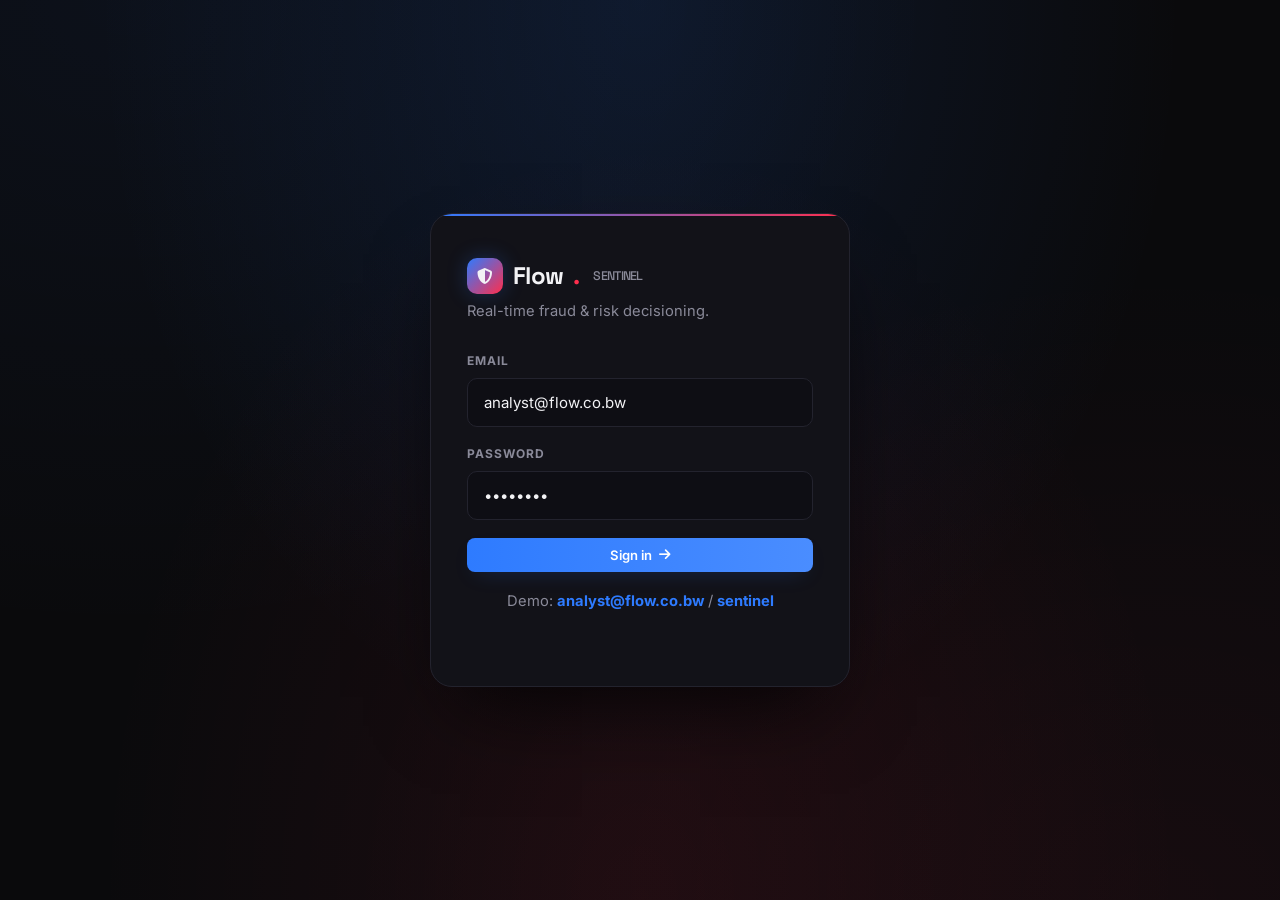
<file: index.html>
<!DOCTYPE html>
<html lang="en">
<head>
<meta charset="UTF-8">
<meta name="viewport" content="width=device-width, initial-scale=1.0">
<title>Sign in — Flow Sentinel</title>
<link rel="stylesheet" href="https://cdnjs.cloudflare.com/ajax/libs/font-awesome/6.4.0/css/all.min.css">
<link href="https://fonts.googleapis.com/css2?family=Inter:wght@400;500;600;700&family=Space+Grotesk:wght@500;700&display=swap" rel="stylesheet">
<link rel="stylesheet" href="assets/style.css">
</head>
<body>

<div id="login">
  <form class="login-card" id="loginForm">
    <div class="login-brand">
      <div class="mark"><i class="fas fa-shield-halved"></i></div>
      Flow<span style="color:var(--red)">.</span>
      <span style="font-size:.78rem;color:var(--muted);font-weight:500;margin-left:4px">SENTINEL</span>
    </div>
    <p>Real-time fraud & risk decisioning.</p>
    <div class="login-field"><label>Email</label><input id="le" type="email" value="analyst@flow.co.bw" required></div>
    <div class="login-field"><label>Password</label><input id="lp" type="password" value="sentinel" required></div>
    <button class="btn btn-primary btn-block" type="submit">Sign in <i class="fas fa-arrow-right"></i></button>
    <p class="login-hint">Demo: <b>analyst@flow.co.bw</b> / <b>sentinel</b></p>
  </form>
</div>

<script src="assets/app.js"></script>
<script>
document.getElementById('loginForm').addEventListener('submit', e => {
  e.preventDefault();
  const ok = Auth.login(
    document.getElementById('le').value,
    document.getElementById('lp').value
  );
  if (ok) window.location.href = 'dashboard.html';
  else alert('Invalid credentials');
});
</script>
</body>
</html>
</file>
<file: assets/style.css>
/* ═══════════════════════════════════════════════════════════
   FLOW SENTINEL — shared design system
   Black / electric-blue / signal-red on dark
═══════════════════════════════════════════════════════════ */
:root{
  --bg:#0A0A0C;--surface:#121218;--surface-2:#1A1A22;--surface-3:#23232E;
  --text:#F2F2F5;--muted:#8A8A99;--border:#23232E;
  --green:#22C55E;--green-glow:rgba(34,197,94,.25);
  --amber:#F59E0B;--amber-glow:rgba(245,158,11,.25);
  --red:#FF2E4D;--red-glow:rgba(255,46,77,.25);
  --blue:#2E7BFF;--blue-glow:rgba(46,123,255,.25);
  --purple:#A855F7;
  --display:'Space Grotesk',sans-serif;--sans:'Inter',sans-serif;
  --mono:'SF Mono',Consolas,Monaco,monospace;
}
*{margin:0;padding:0;box-sizing:border-box}html,body{height:100%}
body{font-family:var(--sans);background:var(--bg);color:var(--text);line-height:1.5;
  -webkit-font-smoothing:antialiased;overflow-x:hidden;
  background-image:radial-gradient(ellipse at 10% 0%,rgba(46,123,255,.06) 0%,transparent 50%),
    radial-gradient(ellipse at 90% 100%,rgba(255,46,77,.05) 0%,transparent 50%);
  background-attachment:fixed}
button{font-family:inherit;cursor:pointer;border:none;background:none;color:inherit}
input,select,textarea{font-family:inherit}
a{color:inherit;text-decoration:none}
::-webkit-scrollbar{width:8px;height:8px}
::-webkit-scrollbar-track{background:var(--bg)}
::-webkit-scrollbar-thumb{background:var(--surface-3);border-radius:6px}
::-webkit-scrollbar-thumb:hover{background:#34343F}
.mono{font-family:var(--mono);font-variant-numeric:tabular-nums}

/* LOGIN */
#login{min-height:100vh;display:grid;place-items:center;padding:24px;
  background-image:radial-gradient(ellipse at 50% 0%,rgba(46,123,255,.12),transparent 60%),
    radial-gradient(ellipse at 50% 100%,rgba(255,46,77,.08),transparent 60%)}
.login-card{width:100%;max-width:420px;background:var(--surface);border:1px solid var(--border);
  border-radius:22px;padding:44px 36px;position:relative;overflow:hidden;
  box-shadow:0 40px 80px -30px rgba(0,0,0,.9)}
.login-card::before{content:'';position:absolute;top:0;left:0;right:0;height:2px;
  background:linear-gradient(90deg,var(--blue),var(--red))}
.login-brand{display:flex;align-items:center;gap:10px;font-family:var(--display);
  font-size:1.5rem;font-weight:700;letter-spacing:-.03em;margin-bottom:6px}
.login-brand .mark{width:36px;height:36px;border-radius:10px;
  background:linear-gradient(135deg,var(--blue),var(--red));
  display:grid;place-items:center;font-size:1rem;box-shadow:0 0 20px var(--blue-glow)}
.login-card>p{color:var(--muted);font-size:.92rem;margin-bottom:30px}
.login-field{margin-bottom:18px}
.login-field label{display:block;font-size:.75rem;font-weight:700;letter-spacing:.08em;
  text-transform:uppercase;color:var(--muted);margin-bottom:8px}
.login-field input{width:100%;padding:14px 16px;background:#0E0E14;color:var(--text);
  border:1px solid var(--border);border-radius:10px;font-size:.94rem;outline:none;transition:.2s}
.login-field input:focus{border-color:var(--blue);box-shadow:0 0 0 3px rgba(46,123,255,.15)}
.login-hint{font-size:.78rem;color:var(--muted);text-align:center;margin-top:18px}
.login-hint b{color:var(--blue)}

/* SHELL */
.shell{display:grid;grid-template-columns:230px 1fr;min-height:100vh}
.sidebar{background:linear-gradient(180deg,#0C0C12,#08080C);border-right:1px solid var(--border);
  padding:20px 12px;display:flex;flex-direction:column;position:sticky;top:0;height:100vh;z-index:100}
.brand{display:flex;align-items:center;gap:10px;padding:0 8px 20px;border-bottom:1px solid var(--border);margin-bottom:14px}
.brand-mark{width:32px;height:32px;border-radius:9px;display:grid;place-items:center;
  background:linear-gradient(135deg,var(--blue),var(--red));font-size:.85rem;box-shadow:0 0 16px var(--blue-glow)}
.brand h1{font-family:var(--display);font-size:1.08rem;font-weight:700;letter-spacing:-.03em;line-height:1.1}
.brand small{display:block;font-size:.6rem;letter-spacing:.14em;color:var(--muted);font-weight:700;text-transform:uppercase}
.side-nav{display:flex;flex-direction:column;gap:2px;flex:1}
.side-link{display:flex;align-items:center;gap:11px;padding:10px 12px;border-radius:8px;
  font-size:.86rem;font-weight:500;color:var(--muted);position:relative;transition:all .2s}
.side-link i{width:16px;text-align:center;font-size:.85rem}
.side-link:hover{background:var(--surface);color:var(--text)}
.side-link.active{background:rgba(46,123,255,.12);color:var(--blue)}
.side-link.active::before{content:'';position:absolute;left:0;top:50%;transform:translateY(-50%);
  width:3px;height:18px;border-radius:0 3px 3px 0;background:linear-gradient(180deg,var(--blue),var(--red))}
.side-link .cnt{margin-left:auto;font-size:.66rem;font-weight:700;padding:2px 7px;border-radius:20px;
  background:rgba(255,46,77,.15);color:var(--red)}
.side-foot{padding-top:14px;border-top:1px solid var(--border);font-size:.72rem;color:var(--muted)}
.side-foot .live-dot{display:inline-block;width:7px;height:7px;border-radius:50%;background:var(--green);
  margin-right:6px;animation:pulse 1.6s ease infinite}
.side-foot button{color:var(--muted);font-size:.72rem;margin-top:6px;display:block}
.side-foot button:hover{color:var(--red)}
@keyframes pulse{0%,100%{opacity:1;box-shadow:0 0 0 0 var(--green-glow)}50%{opacity:.6;box-shadow:0 0 0 6px transparent}}

.main{display:flex;flex-direction:column;min-width:0}
.topbar{position:sticky;top:0;z-index:50;padding:14px 26px;background:rgba(10,10,12,.85);
  backdrop-filter:blur(12px);border-bottom:1px solid var(--border);display:flex;align-items:center;gap:16px}
.topbar h2{font-family:var(--display);font-size:1.08rem;font-weight:600;letter-spacing:-.02em}
.status{display:flex;align-items:center;gap:7px;padding:5px 12px;border-radius:20px;font-size:.74rem;
  font-weight:700;letter-spacing:.06em;text-transform:uppercase;background:rgba(34,197,94,.1);color:var(--green);
  border:1px solid rgba(34,197,94,.25)}
.status.paused{background:rgba(138,138,153,.12);color:var(--muted);border-color:var(--border)}
.status .dot{width:7px;height:7px;border-radius:50%;background:currentColor}
.status.live .dot{animation:pulse 1.6s ease infinite}
.spacer{flex:1}
.content{padding:24px;flex:1;max-width:1600px;width:100%;margin:0 auto}
@media(max-width:900px){.shell{grid-template-columns:1fr}.sidebar{display:none}.content{padding:14px}}

/* BUTTONS */
.btn{display:inline-flex;align-items:center;gap:7px;padding:9px 16px;border-radius:8px;
  font-size:.82rem;font-weight:600;transition:all .2s;white-space:nowrap}
.btn-primary{background:linear-gradient(90deg,var(--blue),#4A8DFF);color:#fff;box-shadow:0 8px 22px -10px var(--blue-glow)}
.btn-primary:hover{background:linear-gradient(90deg,var(--red),#FF5C74);transform:translateY(-1px)}
.btn-ghost{border:1px solid var(--border);color:var(--text);background:rgba(255,255,255,.02)}
.btn-ghost:hover{border-color:var(--blue);color:var(--blue)}
.btn-sm{padding:6px 11px;font-size:.76rem}
.btn-green{background:var(--green);color:#fff}
.btn-green:hover{background:#16A34A}
.btn-amber{background:var(--amber);color:#111}
.btn-red{background:var(--red);color:#fff}
.btn-red:hover{background:#E01E3C}
.btn-block{width:100%;justify-content:center}

/* METRICS */
.metrics{display:grid;grid-template-columns:repeat(6,1fr);gap:12px;margin-bottom:20px}
.metric{background:var(--surface);border:1px solid var(--border);border-radius:11px;padding:14px 16px;
  position:relative;overflow:hidden}
.metric::before{content:'';position:absolute;top:0;left:0;right:0;height:2px;
  background:linear-gradient(90deg,var(--blue),var(--red));opacity:.6}
.metric .label{font-size:.64rem;font-weight:700;letter-spacing:.09em;text-transform:uppercase;
  color:var(--muted);margin-bottom:6px}
.metric .value{font-family:var(--display);font-size:1.4rem;font-weight:700;letter-spacing:-.03em;
  line-height:1;font-variant-numeric:tabular-nums}
.metric .sub{font-size:.7rem;color:var(--muted);margin-top:4px}
.metric.green .value{color:var(--green)}
.metric.amber .value{color:var(--amber)}
.metric.red .value{color:var(--red)}
.metric.blue .value{color:var(--blue)}
@media(max-width:1100px){.metrics{grid-template-columns:repeat(3,1fr)}}
@media(max-width:520px){.metrics{grid-template-columns:repeat(2,1fr)}}

/* PANEL */
.panel{background:var(--surface);border:1px solid var(--border);border-radius:12px;overflow:hidden}
.panel-head{padding:13px 16px;border-bottom:1px solid var(--border);display:flex;align-items:center;gap:10px}
.panel-head h3{font-family:var(--display);font-size:.92rem;font-weight:700;letter-spacing:-.01em}
.panel-head .spacer{flex:1}
.split{display:grid;grid-template-columns:1.1fr 1fr;gap:16px}
@media(max-width:1100px){.split{grid-template-columns:1fr}}

/* FEED */
.feed{max-height:620px;overflow-y:auto}
.tx-row{display:grid;grid-template-columns:60px 1fr 80px 70px 70px;gap:10px;padding:11px 14px;
  border-bottom:1px solid var(--border);cursor:pointer;transition:background .12s;align-items:center;font-size:.82rem}
.tx-row:hover{background:var(--surface-2)}
.tx-row.selected{background:rgba(46,123,255,.08);border-left:2px solid var(--blue)}
.tx-row .time{font-size:.7rem;color:var(--muted);font-family:var(--mono)}
.tx-row .who{font-weight:600;font-size:.84rem}
.tx-row .who .merchant{font-size:.72rem;color:var(--muted);font-weight:400;margin-top:1px}
.tx-row .amt{text-align:right;font-family:var(--mono);font-weight:600;font-size:.82rem}
.tx-row .score{text-align:right;font-family:var(--mono);font-size:.76rem}
.tx-row .dec{text-align:right}
.badge{display:inline-flex;align-items:center;gap:5px;padding:3px 8px;border-radius:5px;
  font-size:.66rem;font-weight:700;letter-spacing:.04em;text-transform:uppercase}
.badge.approve{background:rgba(34,197,94,.12);color:var(--green)}
.badge.review{background:rgba(245,158,11,.12);color:var(--amber)}
.badge.decline{background:rgba(255,46,77,.12);color:var(--red)}
.badge::before{content:'';width:5px;height:5px;border-radius:50%;background:currentColor}

/* DETAIL */
.detail-empty{padding:80px 24px;text-align:center;color:var(--muted);font-size:.86rem}
.detail-empty i{font-size:2rem;opacity:.3;display:block;margin-bottom:14px}
.detail-head{padding:18px 20px;border-bottom:1px solid var(--border);display:flex;align-items:flex-start;gap:14px}
.detail-head .amount{font-family:var(--display);font-size:1.6rem;font-weight:700;letter-spacing:-.03em;line-height:1}
.detail-head .who{font-size:.82rem;color:var(--muted);margin-top:3px}
.detail-head .decision{margin-left:auto;text-align:right}
.detail-head .score-big{font-family:var(--display);font-size:1.8rem;font-weight:700;letter-spacing:-.03em;line-height:1}
.detail-head .score-lbl{font-size:.66rem;text-transform:uppercase;letter-spacing:.1em;color:var(--muted);font-weight:700;margin-top:2px}
.detail-section{padding:16px 20px;border-bottom:1px solid var(--border)}
.detail-section:last-child{border-bottom:none}
.detail-section h4{font-size:.68rem;text-transform:uppercase;letter-spacing:.1em;color:var(--muted);
  font-weight:700;margin-bottom:10px}
.feat-row{display:grid;grid-template-columns:1.4fr 1.6fr 50px;gap:10px;align-items:center;
  margin-bottom:7px;font-size:.78rem}
.feat-row .name{display:flex;align-items:center;gap:7px}
.feat-row .name i{color:var(--muted);font-size:.72rem;width:14px}
.feat-row .bar-wrap{height:6px;background:var(--surface-3);border-radius:3px;overflow:hidden}
.feat-row .bar{height:100%;border-radius:3px;background:linear-gradient(90deg,var(--blue),var(--red));transition:width .3s}
.feat-row .val{text-align:right;font-family:var(--mono);font-size:.74rem;color:var(--muted)}
.rule-pill{display:inline-flex;align-items:center;gap:6px;padding:5px 10px;border-radius:6px;
  font-size:.74rem;font-weight:600;background:rgba(255,46,77,.1);color:var(--red);
  border:1px solid rgba(255,46,77,.25);margin:0 6px 6px 0}
.tx-meta{display:grid;grid-template-columns:1fr 1fr;gap:8px;font-size:.78rem}
.tx-meta div{display:flex;justify-content:space-between;padding:4px 0}
.tx-meta .k{color:var(--muted)}
.tx-meta .v{font-weight:600;font-family:var(--mono);font-size:.76rem}
.actions{display:flex;gap:8px;margin-top:12px}
.actions .btn{flex:1;justify-content:center}

/* ALERTS */
.alert-row{display:grid;grid-template-columns:auto 1fr auto auto;gap:14px;padding:14px 18px;
  border-bottom:1px solid var(--border);align-items:center;transition:background .12s}
.alert-row:hover{background:var(--surface-2)}
.score-ring{width:46px;height:46px;border-radius:50%;display:grid;place-items:center;
  font-family:var(--mono);font-weight:700;font-size:.78rem;position:relative}
.score-ring::after{content:'';position:absolute;inset:3px;border-radius:50%;background:var(--surface);z-index:1}
.score-ring span{position:relative;z-index:2}
.alert-row .info .title{font-weight:600;font-size:.88rem}
.alert-row .info .sub{font-size:.76rem;color:var(--muted);margin-top:2px}
.alert-row .meta{font-family:var(--mono);font-size:.76rem;color:var(--muted);text-align:right}
.alert-row .meta .amt{color:var(--text);font-weight:600}

/* RULES */
.rule-card{display:grid;grid-template-columns:auto 1fr auto auto auto;gap:16px;padding:16px 18px;
  border-bottom:1px solid var(--border);align-items:center}
.rule-card:hover{background:var(--surface-2)}
.toggle{width:38px;height:22px;border-radius:11px;background:var(--surface-3);position:relative;
  transition:background .2s;cursor:pointer;flex-shrink:0}
.toggle::after{content:'';position:absolute;top:3px;left:3px;width:16px;height:16px;border-radius:50%;
  background:var(--muted);transition:all .2s}
.toggle.on{background:var(--blue)}
.toggle.on::after{left:19px;background:#fff}
.rule-card .rule-info h4{font-size:.88rem;font-weight:600;margin-bottom:2px}
.rule-card .rule-info p{font-size:.76rem;color:var(--muted)}
.rule-card .stat{text-align:right;font-family:var(--mono);font-size:.76rem}
.rule-card .stat .num{font-weight:700;color:var(--text);font-size:.9rem}
.rule-card .stat .lbl{font-size:.66rem;color:var(--muted);text-transform:uppercase;letter-spacing:.06em}
.action-tag{font-size:.68rem;font-weight:700;padding:3px 9px;border-radius:5px;
  text-transform:uppercase;letter-spacing:.04em}
.action-tag.review{background:rgba(245,158,11,.12);color:var(--amber)}
.action-tag.block{background:rgba(255,46,77,.12);color:var(--red)}
.threshold-bar{padding:14px 20px;background:var(--surface-2);border-top:1px solid var(--border);
  display:flex;gap:20px;align-items:center;flex-wrap:wrap}
.threshold-bar label{font-size:.72rem;color:var(--muted);font-weight:600;text-transform:uppercase;letter-spacing:.06em}
.threshold-bar input[type=range]{flex:1;min-width:100px;accent-color:var(--blue)}
.threshold-bar .val{font-family:var(--mono);font-size:.82rem;font-weight:600;color:var(--blue);min-width:40px;text-align:right}

/* MODEL */
.model-grid{display:grid;grid-template-columns:1.3fr 1fr;gap:16px}
@media(max-width:1000px){.model-grid{grid-template-columns:1fr}}
.feature-importance{padding:16px 20px}
.fi-row{display:grid;grid-template-columns:160px 1fr 50px;gap:12px;align-items:center;
  margin-bottom:9px;font-size:.8rem}
.fi-row .name{display:flex;align-items:center;gap:8px}
.fi-row .name i{width:14px;color:var(--muted);font-size:.75rem}
.fi-row .bar-wrap{height:8px;background:var(--surface-3);border-radius:4px;overflow:hidden}
.fi-row .bar{height:100%;background:linear-gradient(90deg,var(--blue),var(--purple));border-radius:4px;transition:width .4s}
.fi-row .pct{text-align:right;font-family:var(--mono);font-size:.76rem;color:var(--muted)}
.confusion{display:grid;grid-template-columns:auto 1fr 1fr;gap:1px;background:var(--border);
  border:1px solid var(--border);border-radius:8px;overflow:hidden;margin-top:12px}
.confusion>div{background:var(--surface);padding:12px;text-align:center}
.confusion .hd{font-size:.68rem;text-transform:uppercase;letter-spacing:.08em;color:var(--muted);
  font-weight:700;background:var(--surface-2)}
.confusion .cell{font-family:var(--display);font-size:1.2rem;font-weight:700;font-variant-numeric:tabular-nums}
.confusion .cell.green{color:var(--green)}
.confusion .cell.amber{color:var(--amber)}
.confusion .cell.red{color:var(--red)}
.perf-grid{display:grid;grid-template-columns:repeat(2,1fr);gap:12px;padding:16px 20px}
.perf{background:var(--surface-2);border:1px solid var(--border);border-radius:9px;padding:12px 14px}
.perf .lbl{font-size:.68rem;text-transform:uppercase;letter-spacing:.08em;color:var(--muted);font-weight:700;margin-bottom:4px}
.perf .val{font-family:var(--display);font-size:1.35rem;font-weight:700;letter-spacing:-.02em;line-height:1;font-variant-numeric:tabular-nums}
.perf .sub{font-size:.68rem;color:var(--muted);margin-top:3px}

/* ANALYTICS */
.analytics-grid{display:grid;grid-template-columns:1fr 1fr;gap:16px}
@media(max-width:1000px){.analytics-grid{grid-template-columns:1fr}}
.bar-chart{padding:16px 20px;display:flex;flex-direction:column;gap:8px}
.chart-row{display:grid;grid-template-columns:80px 1fr 60px;gap:10px;align-items:center;font-size:.78rem}
.chart-row .lbl{color:var(--muted);font-size:.76rem}
.chart-row .bar-wrap{height:20px;background:var(--surface-3);border-radius:4px;overflow:hidden;position:relative}
.chart-row .bar{height:100%;background:linear-gradient(90deg,var(--red),#FF7A8E);border-radius:4px;
  transition:width .4s;display:flex;align-items:center;justify-content:flex-end;padding-right:6px;
  font-size:.66rem;font-weight:600;color:#fff}
.chart-row .num{text-align:right;font-family:var(--mono);font-size:.76rem;font-weight:600}
.insights{padding:16px 20px}
.insight-item{display:flex;gap:12px;padding:11px 0;border-bottom:1px solid var(--border);align-items:flex-start}
.insight-item:last-child{border-bottom:none}
.insight-item .ico{width:30px;height:30px;border-radius:8px;display:grid;place-items:center;flex-shrink:0;
  background:rgba(46,123,255,.1);color:var(--blue);font-size:.8rem}
.insight-item .body{flex:1}
.insight-item .title{font-size:.84rem;font-weight:600;margin-bottom:2px}
.insight-item .desc{font-size:.78rem;color:var(--muted);line-height:1.45}

/* EMPTY */
.empty{padding:50px 24px;text-align:center;color:var(--muted)}
.empty i{font-size:1.8rem;opacity:.3;display:block;margin-bottom:12px}
.empty p{font-size:.84rem}

/* TOAST */
#toast{position:fixed;bottom:20px;right:20px;z-index:5000;display:flex;flex-direction:column;gap:8px}
.toast{background:var(--surface-2);border:1px solid var(--border);border-left:3px solid var(--blue);
  padding:11px 16px;border-radius:8px;font-size:.82rem;box-shadow:0 18px 36px -14px rgba(0,0,0,.9);
  animation:slideIn .25s ease;min-width:200px;max-width:340px}
.toast.green{border-left-color:var(--green)}
.toast.red{border-left-color:var(--red)}
@keyframes slideIn{from{opacity:0;transform:translateX(20px)}to{opacity:1;transform:none}}
/* --- ADVANCED ANALYTICS CHARTS --- */
.analytics-top {
  display: grid;
  grid-template-columns: 1fr 1fr 1.2fr;
  gap: 16px;
  margin-bottom: 16px;
}
@media(max-width: 1100px) { .analytics-top { grid-template-columns: 1fr 1fr; } }
@media(max-width: 700px) { .analytics-top { grid-template-columns: 1fr; } }

.chart-card {
  background: var(--surface);
  border: 1px solid var(--border);
  border-radius: 12px;
  padding: 16px 20px;
  display: flex;
  flex-direction: column;
}
.chart-card h3 {
  font-family: var(--display);
  font-size: .92rem;
  font-weight: 700;
  margin-bottom: 16px;
}

/* Donut Chart */
.donut-wrap {
  display: flex;
  align-items: center;
  gap: 24px;
  height: 140px;
}
.donut-svg { width: 120px; height: 120px; transform: rotate(-90deg); }
.donut-svg circle { transition: stroke-dashoffset 1s ease; }
.donut-legend { display: flex; flex-direction: column; gap: 8px; font-size: .8rem; }
.donut-legend div { display: flex; align-items: center; gap: 8px; }
.donut-legend .dot { width: 8px; height: 8px; border-radius: 50%; }
.donut-legend .val { margin-left: auto; font-family: var(--mono); font-weight: 600; color: var(--muted); }

/* Area Chart (Trend) */
.area-chart-wrap { position: relative; height: 140px; margin-top: 10px; }
.area-chart-svg { width: 100%; height: 100%; overflow: visible; }
.area-chart-line { fill: none; stroke: var(--blue); stroke-width: 2.5; stroke-linejoin: round; stroke-linecap: round; }
.area-chart-fill { fill: url(#blue-grad); opacity: 0.15; }
.area-chart-dot { fill: var(--red); stroke: var(--surface); stroke-width: 2; }
.area-chart-label { font-size: 10px; fill: var(--muted); font-family: var(--mono); }

/* Radar Chart */
.radar-wrap { display: flex; align-items: center; justify-content: center; height: 170px; position: relative; }
.radar-svg { width: 100%; max-width: 240px; height: 100%; overflow: visible; }
.radar-grid { fill: none; stroke: var(--border); stroke-width: 1; }
.radar-axis { stroke: var(--border); stroke-width: 1; stroke-dasharray: 2 2; }
.radar-poly-legit { fill: rgba(34,197,94,0.15); stroke: var(--green); stroke-width: 1.5; }
.radar-poly-fraud { fill: rgba(255,46,77,0.15); stroke: var(--red); stroke-width: 1.5; }
.radar-label { font-size: 9px; fill: var(--muted); font-weight: 600; text-transform: uppercase; letter-spacing: .05em; }
</file>
